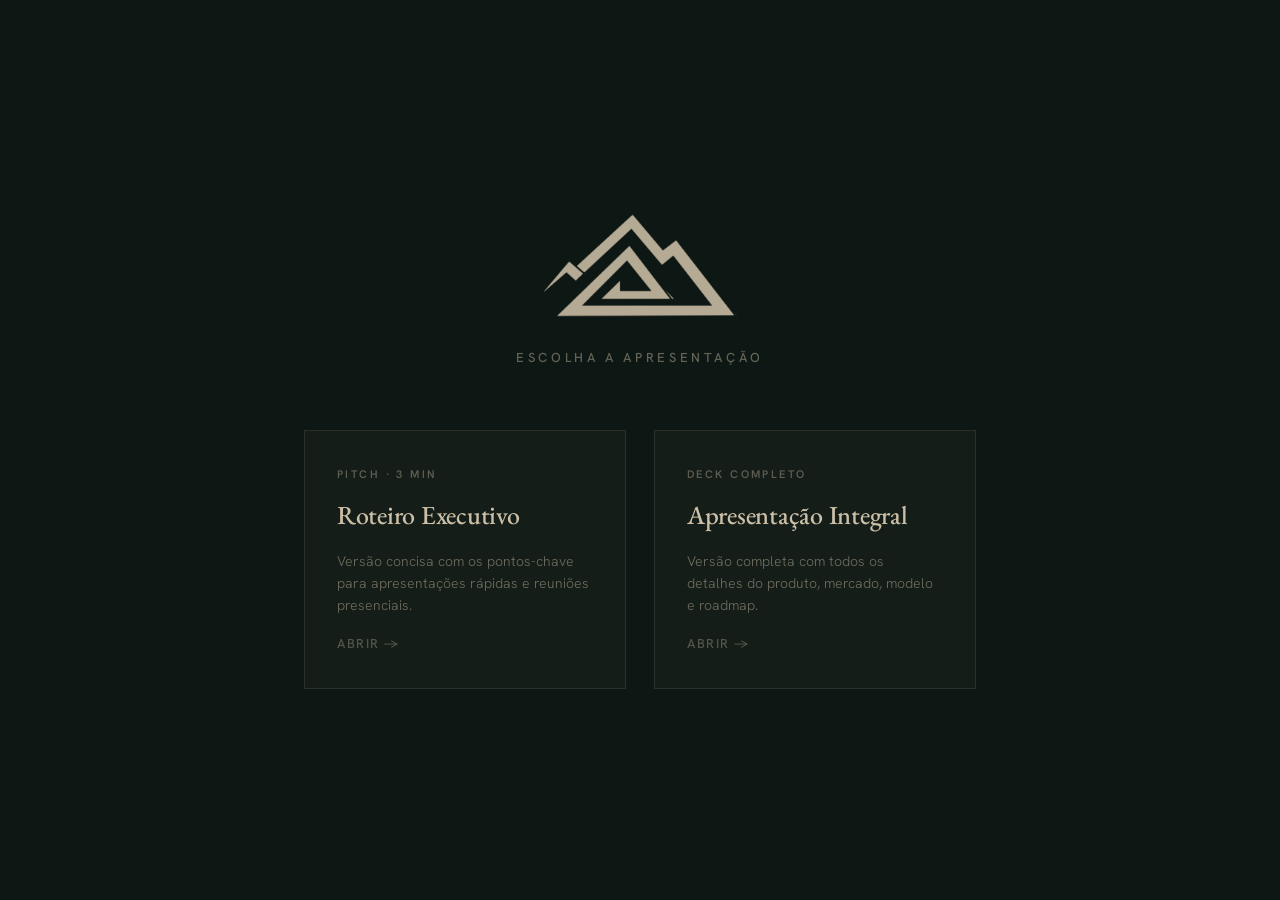
<file: index.html>
<!DOCTYPE html>
<html lang="pt-BR">
<head>
<meta charset="utf-8">
<meta name="viewport" content="width=device-width, initial-scale=1">
<title>Motrix — Pitch</title>
<link rel="preconnect" href="https://fonts.googleapis.com">
<link rel="preconnect" href="https://fonts.gstatic.com" crossorigin>
<link href="https://fonts.googleapis.com/css2?family=EB+Garamond:wght@400;500;600&family=Hanken+Grotesk:wght@300;400;500;600&display=swap" rel="stylesheet">
<style>
  * { margin: 0; padding: 0; box-sizing: border-box; }

  body {
    background: #0d1814;
    min-height: 100vh;
    display: flex;
    align-items: center;
    justify-content: center;
    font-family: 'Hanken Grotesk', -apple-system, BlinkMacSystemFont, sans-serif;
    color: #ccbfa7;
  }

  .container {
    display: flex;
    flex-direction: column;
    align-items: center;
    gap: 64px;
    padding: 48px 24px;
    max-width: 720px;
    width: 100%;
  }

  /* Logo */
  .logo img {
    width: 200px;
    height: auto;
    opacity: 0.88;
  }

  .subtitle {
    font-family: 'Hanken Grotesk', sans-serif;
    font-size: 13px;
    letter-spacing: 0.28em;
    text-transform: uppercase;
    color: rgba(204, 191, 167, 0.45);
    font-weight: 500;
    margin-top: -40px;
  }

  .cards {
    display: grid;
    grid-template-columns: 1fr 1fr;
    gap: 28px;
    width: 100%;
  }

  .card {
    display: flex;
    flex-direction: column;
    gap: 18px;
    padding: 36px 32px;
    border: 1px solid rgba(204, 191, 167, 0.12);
    background: rgba(204, 191, 167, 0.03);
    text-decoration: none;
    color: inherit;
    transition: border-color 0.3s, background 0.3s, transform 0.2s;
    position: relative;
    overflow: hidden;
  }

  .card::before {
    content: '';
    position: absolute;
    inset: 0;
    background: radial-gradient(ellipse 80% 80% at 50% 120%, rgba(204, 191, 167, 0.06), transparent 70%);
    opacity: 0;
    transition: opacity 0.3s;
  }

  .card:hover {
    border-color: rgba(204, 191, 167, 0.3);
    background: rgba(204, 191, 167, 0.05);
    transform: translateY(-2px);
  }

  .card:hover::before {
    opacity: 1;
  }

  .card-icon {
    font-size: 28px;
    opacity: 0.7;
  }

  .card-label {
    font-family: 'Hanken Grotesk', sans-serif;
    font-size: 11px;
    letter-spacing: 0.22em;
    text-transform: uppercase;
    color: rgba(204, 191, 167, 0.4);
    font-weight: 600;
  }

  .card-title {
    font-family: 'EB Garamond', Georgia, serif;
    font-size: 26px;
    font-weight: 500;
    letter-spacing: -0.01em;
    line-height: 1.25;
    color: #ccbfa7;
  }

  .card-desc {
    font-size: 14px;
    line-height: 1.6;
    color: rgba(204, 191, 167, 0.5);
    font-weight: 300;
  }

  .card-arrow {
    margin-top: auto;
    font-size: 13px;
    letter-spacing: 0.12em;
    text-transform: uppercase;
    font-weight: 500;
    color: rgba(204, 191, 167, 0.35);
    transition: color 0.3s;
    display: flex;
    align-items: center;
    gap: 8px;
  }

  .card:hover .card-arrow {
    color: rgba(204, 191, 167, 0.75);
  }

  @media (max-width: 600px) {
    .cards { grid-template-columns: 1fr; }
    .container { gap: 48px; }
    .card-title { font-size: 22px; }
  }
</style>
</head>
<body>

<div class="container">

  <div class="logo">
    <img src="app-assets/motrix-mark.png" alt="Motrix">
  </div>

  <p class="subtitle">Escolha a apresentação</p>

  <div class="cards">

    <a class="card" href="Motrix%20Pitch%20(Roteiro%203%20min).html">
      <span class="card-label">Pitch · 3 min</span>
      <span class="card-title">Roteiro Executivo</span>
      <span class="card-desc">Versão concisa com os pontos-chave para apresentações rápidas e reuniões presenciais.</span>
      <span class="card-arrow">Abrir →</span>
    </a>

    <a class="card" href="Motrix%20Pitch%20Deck%20(offline).html">
      <span class="card-label">Deck Completo</span>
      <span class="card-title">Apresentação Integral</span>
      <span class="card-desc">Versão completa com todos os detalhes do produto, mercado, modelo e roadmap.</span>
      <span class="card-arrow">Abrir →</span>
    </a>

  </div>

</div>

</body>
</html>
</file>
